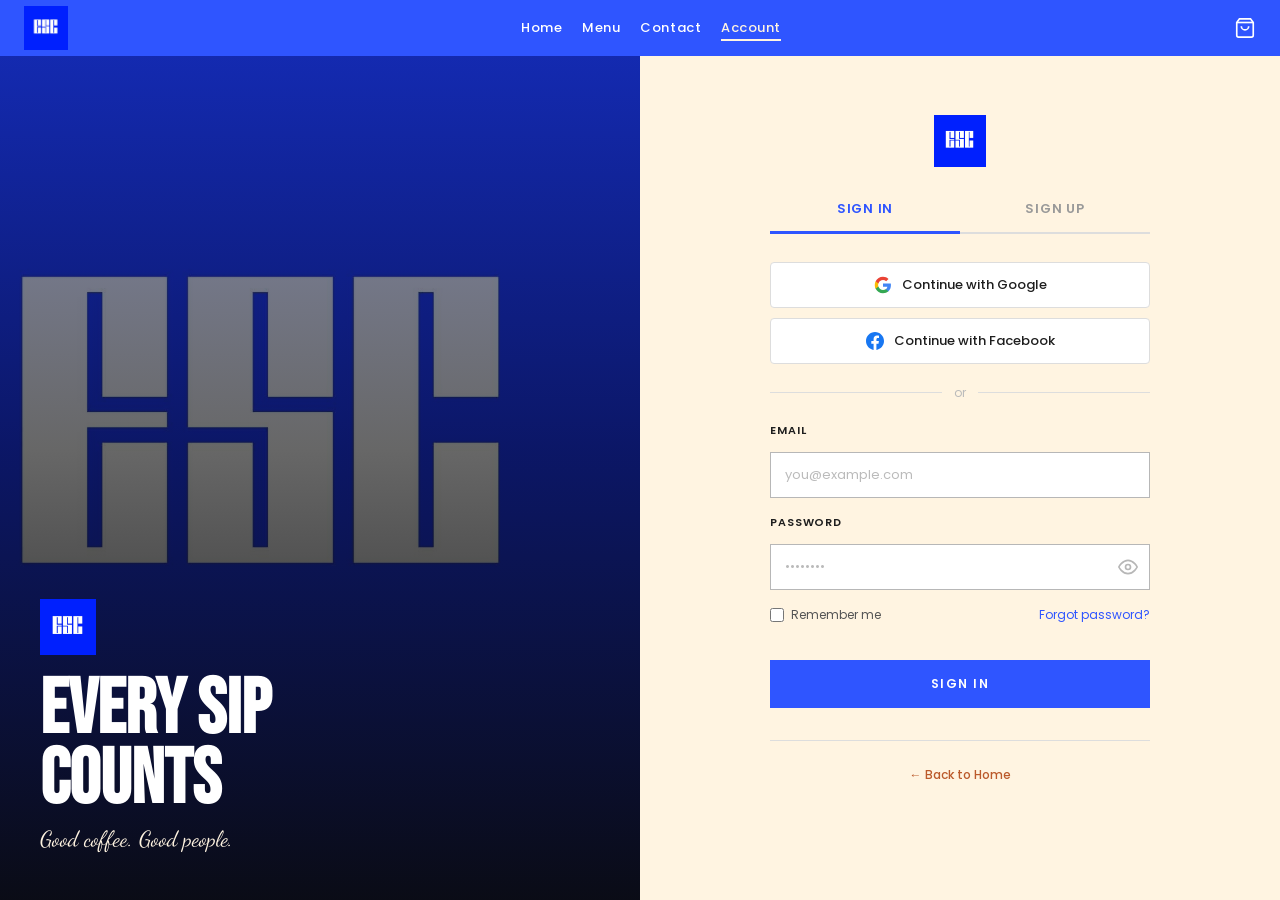
<file: public/account.html>
<!DOCTYPE html>
<html lang="en">

<head>
  <meta charset="UTF-8" />
  <meta name="viewport" content="width=device-width, initial-scale=1.0" />
  <title>ESC Cafe – Account</title>
  <link rel="icon" type="image/jpeg" href="images/logo.png" />
  <link
    href="https://fonts.googleapis.com/css2?family=Bebas+Neue&family=Poppins:wght@300;400;500;600&family=Dancing+Script:wght@500;700&display=swap"
    rel="stylesheet" />
  <link rel="stylesheet" href="style.css" />
  <style>
    .account-tabs {
      display: flex;
      border-bottom: 2px solid #ddd;
      margin-bottom: 28px;
    }

    .tab-btn {
      flex: 1;
      padding: 12px 0;
      background: none;
      border: none;
      font-family: var(--font-body);
      font-size: 13px;
      font-weight: 600;
      color: #999;
      cursor: pointer;
      letter-spacing: .06em;
      text-transform: uppercase;
      transition: color .2s;
      border-bottom: 3px solid transparent;
      margin-bottom: -2px;
    }

    .tab-btn.active {
      color: var(--blue);
      border-bottom-color: var(--blue);
    }

    .tab-btn:hover:not(.active) {
      color: var(--dark);
    }

    .social-btns {
      display: flex;
      flex-direction: column;
      gap: 10px;
      margin-bottom: 20px;
    }

    .btn-social {
      display: flex;
      align-items: center;
      justify-content: center;
      gap: 10px;
      padding: 12px 16px;
      border: 1.5px solid #ddd;
      background: #fff;
      font-family: var(--font-body);
      font-size: 13px;
      font-weight: 500;
      color: var(--dark);
      cursor: pointer;
      transition: background .2s, border-color .2s, box-shadow .2s;
      border-radius: 4px;
    }

    .btn-social svg {
      width: 18px;
      height: 18px;
      flex-shrink: 0;
    }

    .btn-social:hover {
      background: #f5f5f5;
      border-color: #bbb;
      box-shadow: 0 2px 8px rgba(0, 0, 0, .06);
    }

    .account-divider {
      display: flex;
      align-items: center;
      gap: 12px;
      margin: 20px 0;
      color: #bbb;
      font-size: 12px;
    }

    .account-divider::before,
    .account-divider::after {
      content: '';
      flex: 1;
      height: 1px;
      background: #ddd;
    }

    .btn-submit {
      width: 100%;
      background: var(--blue);
      color: var(--white);
      font-family: var(--font-body);
      font-size: 12px;
      font-weight: 600;
      letter-spacing: .12em;
      text-transform: uppercase;
      padding: 15px;
      border: none;
      cursor: pointer;
      transition: background .2s, transform .15s;
      margin-top: 8px;
      margin-bottom: 4px;
    }

    .btn-submit:hover {
      background: #1a3de0;
      transform: translateY(-2px);
    }

    .btn-submit:active {
      transform: translateY(0);
    }

    .form-status {
      min-height: 20px;
      font-size: 13px;
      font-weight: 500;
      text-align: center;
      margin-top: 8px;
      color: var(--rust);
    }

    .login-logo-sm {
      display: block;
      margin: 0 auto 20px;
    }

    .nav-cart-wrap {
      position: relative;
      display: inline-block;
    }

    .cart-badge {
      position: absolute;
      top: -6px;
      right: -8px;
      background: var(--rust);
      color: #fff;
      border-radius: 50%;
      width: 18px;
      height: 18px;
      font-size: 11px;
      font-weight: 700;
      display: flex;
      align-items: center;
      justify-content: center;
      display: none;
    }

    #registerForm .form-group {
      margin-bottom: 16px;
    }

    #loginForm .form-group {
      margin-bottom: 16px;
    }
  </style>
</head>

<body data-page="login">

  <nav class="navbar">
    <div class="logo" aria-label="ESC Logo">
      <img src="images/logo.png" alt="ESC Cafe Logo" />
    </div>
    <ul class="nav-links" id="navLinks">
      <li><a href="index.html">Home</a></li>
      <li><a href="menu.html">Menu</a></li>
      <li><a href="contact.html">Contact</a></li>
      <li><a href="account.html" class="active">Account</a></li>
    </ul>
    <a href="cart.html" class="nav-cart-wrap">
      <div class="nav-cart" aria-label="Cart">
        <svg viewBox="0 0 24 24" xmlns="http://www.w3.org/2000/svg">
          <path d="M6 2L3 6v14a2 2 0 002 2h14a2 2 0 002-2V6l-3-4z" />
          <line x1="3" y1="6" x2="21" y2="6" />
          <path d="M16 10a4 4 0 01-8 0" />
        </svg>
        <span class="cart-badge"></span>
      </div>
    </a>
  </nav>

  <div class="login-wrapper">

    <div class="login-left">
      <img class="login-bg" src="images/logo.png" alt="ESC Cafe" />
      <div class="login-left-overlay"></div>
      <div class="login-brand">
        <img class="login-logo" src="images/logo.png" alt="ESC Logo" />
        <h1 class="login-tagline-big">Every Sip<br>Counts</h1>
        <p class="login-script">Good coffee. Good people.</p>
      </div>
    </div>

    <div class="login-right">
      <div class="login-form-wrap">

        <img class="login-logo-sm" src="images/logo.png" alt="ESC Logo" width="52" height="52" />

        <div class="account-tabs">
          <button class="tab-btn active" id="loginTab" onclick="switchTab('login')">Sign In</button>
          <button class="tab-btn" id="registerTab" onclick="switchTab('register')">Sign Up</button>
        </div>

        <div class="social-btns">
          <button class="btn-social btn-google" onclick="loginWithGoogle()">
            <svg viewBox="0 0 24 24" xmlns="http://www.w3.org/2000/svg">
              <path
                d="M22.56 12.25c0-.78-.07-1.53-.2-2.25H12v4.26h5.92c-.26 1.37-1.04 2.53-2.21 3.31v2.77h3.57c2.08-1.92 3.28-4.74 3.28-8.09z"
                fill="#4285F4" />
              <path
                d="M12 23c2.97 0 5.46-.98 7.28-2.66l-3.57-2.77c-.98.66-2.23 1.06-3.71 1.06-2.86 0-5.29-1.93-6.16-4.53H2.18v2.84C3.99 20.53 7.7 23 12 23z"
                fill="#34A853" />
              <path
                d="M5.84 14.09c-.22-.66-.35-1.36-.35-2.09s.13-1.43.35-2.09V7.07H2.18C1.43 8.55 1 10.22 1 12s.43 3.45 1.18 4.93l3.66-2.84z"
                fill="#FBBC05" />
              <path
                d="M12 5.38c1.62 0 3.06.56 4.21 1.64l3.15-3.15C17.45 2.09 14.97 1 12 1 7.7 1 3.99 3.47 2.18 7.07l3.66 2.84c.87-2.6 3.3-4.53 6.16-4.53z"
                fill="#EA4335" />
            </svg>
            Continue with Google
          </button>
          <button class="btn-social btn-facebook" onclick="loginWithFacebook()">
            <svg viewBox="0 0 24 24" xmlns="http://www.w3.org/2000/svg" fill="#1877F2">
              <path
                d="M24 12.073c0-6.627-5.373-12-12-12s-12 5.373-12 12c0 5.99 4.388 10.954 10.125 11.854v-8.385H7.078v-3.47h3.047V9.43c0-3.007 1.792-4.669 4.533-4.669 1.312 0 2.686.235 2.686.235v2.953H15.83c-1.491 0-1.956.925-1.956 1.874v2.25h3.328l-.532 3.47h-2.796v8.385C19.612 23.027 24 18.062 24 12.073z" />
            </svg>
            Continue with Facebook
          </button>
        </div>

        <div class="account-divider"><span>or</span></div>

        <div id="loginForm">
          <div class="form-group">
            <label for="loginEmail">Email</label>
            <input type="email" id="loginEmail" placeholder="you@example.com" />
          </div>
          <div class="form-group">
            <label for="loginPassword">Password</label>
            <div class="password-wrap">
              <input type="password" id="loginPassword" placeholder="••••••••" />
              <button type="button" class="toggle-pw" onclick="togglePw('loginPassword')" aria-label="Show password">
                <svg viewBox="0 0 24 24" fill="none" stroke="currentColor" stroke-width="2">
                  <path d="M1 12s4-8 11-8 11 8 11 8-4 8-11 8-11-8-11-8z" />
                  <circle cx="12" cy="12" r="3" />
                </svg>
              </button>
            </div>
          </div>
          <div class="form-options">
            <label class="remember-me">
              <input type="checkbox" /> Remember me
            </label>
            <a href="#" class="forgot-link">Forgot password?</a>
          </div>
          <button class="btn-submit" onclick="handleLogin()">Sign In</button>
          <div class="form-status" id="loginStatus"></div>
        </div>

        <div id="registerForm" style="display:none">
          <div class="form-group">
            <label for="regName">Full Name</label>
            <input type="text" id="regName" placeholder="Juan dela Cruz" />
          </div>
          <div class="form-group">
            <label for="regEmail">Email</label>
            <input type="email" id="regEmail" placeholder="you@example.com" />
          </div>
          <div class="form-group">
            <label for="regPassword">Password</label>
            <div class="password-wrap">
              <input type="password" id="regPassword" placeholder="••••••••" />
              <button type="button" class="toggle-pw" onclick="togglePw('regPassword')" aria-label="Show password">
                <svg viewBox="0 0 24 24" fill="none" stroke="currentColor" stroke-width="2">
                  <path d="M1 12s4-8 11-8 11 8 11 8-4 8-11 8-11-8-11-8z" />
                  <circle cx="12" cy="12" r="3" />
                </svg>
              </button>
            </div>
          </div>
          <button class="btn-submit" onclick="handleRegister()">Create Account</button>
          <div class="form-status" id="registerStatus"></div>
        </div>

        <div class="back-home">
          <a href="index.html">← Back to Home</a>
        </div>

      </div>
    </div>
  </div>

  <script src="index.js"></script>
</body>

</html>
</file>
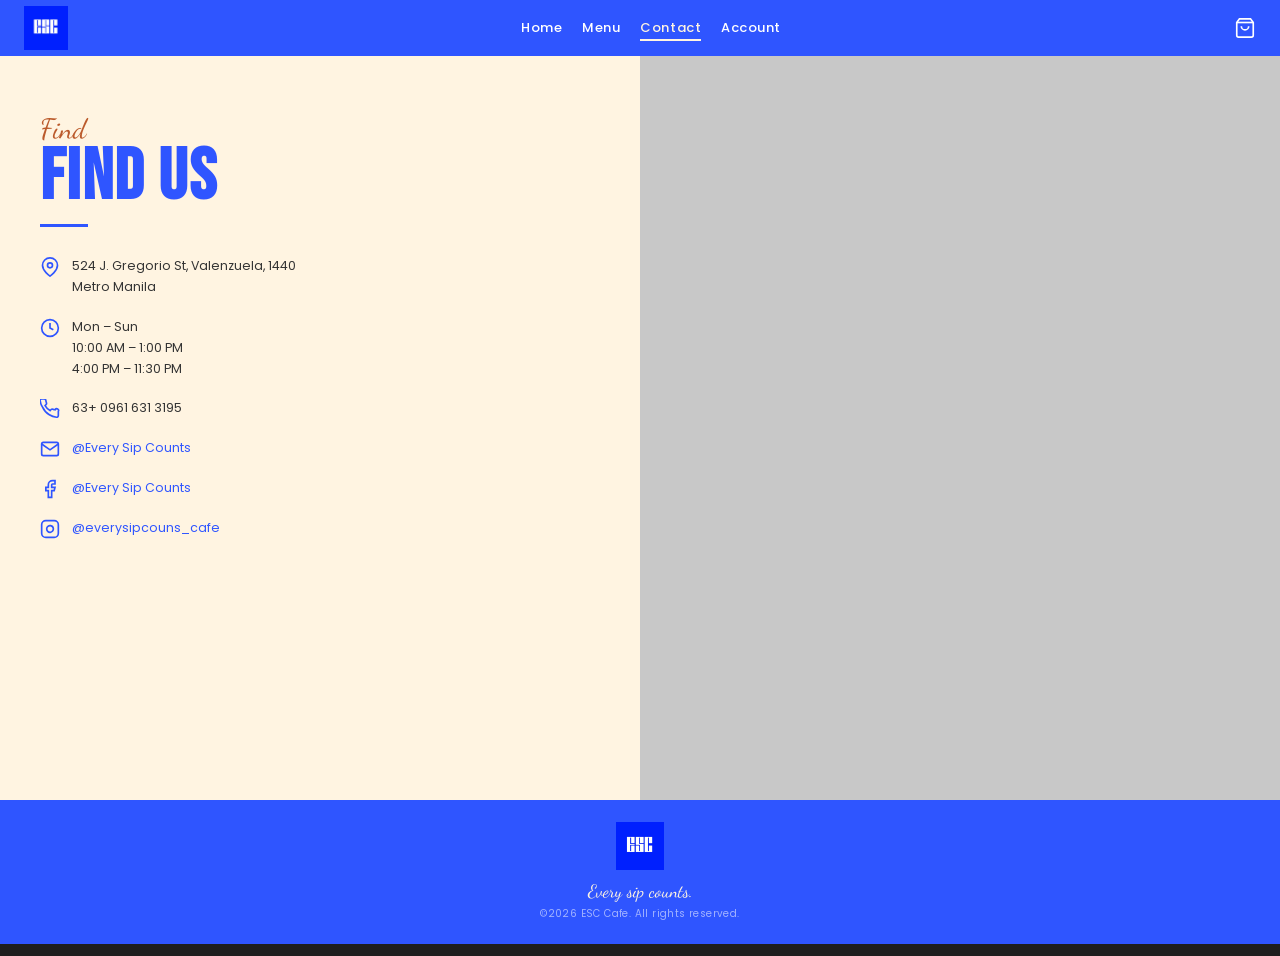
<file: public/contact.html>
<!DOCTYPE html>
<html lang="en">

<head>
  <meta charset="UTF-8" />
  <meta name="viewport" content="width=device-width, initial-scale=1.0" />
  <title>ESC Cafe – Contact</title>
  <link rel="icon" type="image/jpeg" href="../images/logo.png" />
  <link rel="stylesheet" href="style.css">
  <link
    href="https://fonts.googleapis.com/css2?family=Bebas+Neue&family=Poppins:wght@300;400;500;600&family=Dancing+Script:wght@500;700&display=swap"
    rel="stylesheet" />

</head>

<body>

  <!-- NAVBAR -->
  <nav class="navbar">
    <div class="logo" aria-label="ESC Logo">
      <img
        src="[data-uri]"
        alt="ESC Cafe Logo" />
    </div>
    <ul class="nav-links" id="navLinks">
      <li><a href="index.html">Home</a></li>
      <li><a href="menu.html">Menu</a></li>
      <li><a href="contact.html" class="active">Contact</a></li>
      <li><a href="account.html">Account</a></li>
    </ul>
    <a href="cart.html">
      <div class="nav-cart" aria-label="Cart">
        <svg viewBox="0 0 24 24" xmlns="http://www.w3.org/2000/svg">
          <path d="M6 2L3 6v14a2 2 0 002 2h14a2 2 0 002-2V6l-3-4z" />
          <line x1="3" y1="6" x2="21" y2="6" />
          <path d="M16 10a4 4 0 01-8 0" />
        </svg>
      </div>
    </a>
  </nav>

  <!-- CONTACT SECTION -->
  <section class="contact-section">

    <!-- Left: info -->
    <div class="contact-info">
      <p class="find-script">Find</p>
      <h1 class="find-title">FIND US</h1>
      <div class="find-underline"></div>

      <ul class="contact-list">

        <li class="contact-item">
          <span class="contact-icon">
            <svg viewBox="0 0 24 24" fill="none" stroke="currentColor" stroke-width="2"
              xmlns="http://www.w3.org/2000/svg">
              <path d="M21 10c0 7-9 13-9 13S3 17 3 10a9 9 0 0118 0z" />
              <circle cx="12" cy="10" r="3" />
            </svg>
          </span>
          <span class="contact-text">
            524 J. Gregorio St, Valenzuela, 1440<br>Metro Manila
          </span>
        </li>

        <li class="contact-item">
          <span class="contact-icon">
            <svg viewBox="0 0 24 24" fill="none" stroke="currentColor" stroke-width="2"
              xmlns="http://www.w3.org/2000/svg">
              <circle cx="12" cy="12" r="10" />
              <polyline points="12 6 12 12 16 14" />
            </svg>
          </span>
          <span class="contact-text">
            Mon – Sun<br>
            10:00 AM – 1:00 PM<br>
            4:00 PM – 11:30 PM
          </span>
        </li>

        <li class="contact-item">
          <span class="contact-icon">
            <svg viewBox="0 0 24 24" fill="none" stroke="currentColor" stroke-width="2"
              xmlns="http://www.w3.org/2000/svg">
              <path
                d="M22 16.92v3a2 2 0 01-2.18 2 19.79 19.79 0 01-8.63-3.07A19.5 19.5 0 013.07 9.8 19.79 19.79 0 01.01 1.18 2 2 0 012 0h3a2 2 0 012 1.72c.127.96.361 1.903.7 2.81a2 2 0 01-.45 2.11L6.09 7.91a16 16 0 006 6l1.27-1.27a2 2 0 012.11-.45c.907.339 1.85.573 2.81.7A2 2 0 0122 14.92z" />
            </svg>
          </span>
          <span class="contact-text">63+ 0961 631 3195</span>
        </li>

        <li class="contact-item">
          <span class="contact-icon">
            <svg viewBox="0 0 24 24" fill="none" stroke="currentColor" stroke-width="2"
              xmlns="http://www.w3.org/2000/svg">
              <path d="M4 4h16c1.1 0 2 .9 2 2v12c0 1.1-.9 2-2 2H4c-1.1 0-2-.9-2-2V6c0-1.1.9-2 2-2z" />
              <polyline points="22,6 12,13 2,6" />
            </svg>
          </span>
          <a href="mailto:Email@placeholder.com" class="contact-link">@Every Sip Counts</a>
        </li>

        <li class="contact-item">
          <span class="contact-icon">
            <svg viewBox="0 0 24 24" fill="currentColor" xmlns="http://www.w3.org/2000/svg">
              <path d="M18 2h-3a5 5 0 00-5 5v3H7v4h3v8h4v-8h3l1-4h-4V7a1 1 0 011-1h3z" fill="none" stroke="currentColor"
                stroke-width="2" />
            </svg>
          </span>
          <a href="https://www.facebook.com/share/18mkHamtGx/" target="_blank" rel="noopener noreferrer" class="contact-link">@Every Sip Counts</a>
        </li>

        <li class="contact-item">
          <span class="contact-icon">
            <svg viewBox="0 0 24 24" fill="none" stroke="currentColor" stroke-width="2"
              xmlns="http://www.w3.org/2000/svg">
              <rect x="2" y="2" width="20" height="20" rx="5" ry="5" />
              <path d="M16 11.37A4 4 0 1112.63 8 4 4 0 0116 11.37z" />
              <line x1="17.5" y1="6.5" x2="17.51" y2="6.5" />
            </svg>
          </span>
          <a href="https://www.instagram.com/everysipcounts_cafe?igsh=ZXV6MmR4MXNpZzlk" target="_blank" rel="noopener noreferrer" class="contact-link">@everysipcouns_cafe</a>
        </li>

      </ul>
    </div>

    <!-- Right: Map -->
    <div class="contact-map">
      <iframe title="ESC Cafe Location"
        src="https://www.google.com/maps/embed?pb=!1m18!1m12!1m3!1d3859.123!2d120.9643!3d14.7008!2m3!1f0!2f0!3f0!3m2!1i1024!2i768!4f13.1!3m3!1m2!1s0x3397b1234abcd%3A0x0!2s524+J.+Gregorio+St%2C+Valenzuela%2C+Metro+Manila!5e0!3m2!1sen!2sph!4v1234567890"
        width="100%" height="100%" style="border:0;" allowfullscreen="" loading="lazy"
        referrerpolicy="no-referrer-when-downgrade">
      </iframe>
    </div>

  </section>

  <!-- FOOTER -->
  <footer>
    <div class="footer-logo">
      <img
        src="[data-uri]"
        alt="ESC Cafe Logo" />
    </div>
    <p class="footer-tagline">Every sip counts.</p>
    <p class="footer-copy">©2026 ESC Cafe. All rights reserved.</p>
  </footer>

  <script src="index.js"></script>
</body>

</html>
</file>
<file: public/style.css>
/* Kenjay Dorio */
:root {
  --blue:         #2F55FF;
  --cream:        #FFF4E1;
  --gray:         #B7B7B7;
  --rust:         #BB5A2B;
  --dark:         #1E1E1E;
  --white:        #ffffff;
  --font-display: 'Bebas Neue', sans-serif;
  --font-body:    'Poppins', sans-serif;
  --font-script:  'Dancing Script', cursive;
}

/* ── RESET ───────────────────────────────────────────── */
*, *::before, *::after { box-sizing: border-box; margin: 0; padding: 0; }
html       { scroll-behavior: smooth; }
html, body { height: 100%; }
body {
  font-family: var(--font-body);
  background: var(--dark);
  color: var(--white);
  overflow-x: hidden;
}
img { display: block; max-width: 100%; }
a   { text-decoration: none; color: inherit; }


/* ================================================
   SHARED COMPONENTS
   ================================================ */

/* ── NAVBAR ──────────────────────────────────────────── */
.navbar {
  position: fixed;
  top: 0; left: 0; right: 0;
  z-index: 100;
  background: var(--blue);
  display: flex;
  align-items: center;
  justify-content: space-between;
  padding: 0 24px;
  height: 56px;
}

.logo {
  display: flex;
  align-items: center;
  justify-content: center;
  width: 44px;
  height: 44px;
  flex-shrink: 0;
}
.logo img {
  width: 100%;
  height: 100%;
  object-fit: contain;
}

.nav-links {
  display: flex;
  gap: 20px;
  list-style: none;
  font-size: 13px;
  font-weight: 500;
  letter-spacing: .04em;
}
.nav-links a:hover  { color: var(--cream); }
.nav-links a.active {
  color: var(--cream);
  border-bottom: 2px solid var(--cream);
  padding-bottom: 2px;
}

.nav-cart {
  width: 22px;
  height: 22px;
  cursor: pointer;
}
.nav-cart svg {
  width: 100%;
  height: 100%;
  fill: none;
  stroke: var(--white);
  stroke-width: 1.8;
}

/* ── FOOTER ──────────────────────────────────────────── */
footer {
  background: var(--blue);
  padding: 22px 24px;
  text-align: center;
}

.footer-logo {
  width: 48px;
  height: 48px;
  margin: 0 auto 10px;
}
.footer-logo img {
  width: 100%;
  height: 100%;
  object-fit: contain;
}

.footer-tagline {
  font-family: var(--font-script);
  font-size: 18px;
  color: var(--cream);
  margin-bottom: 4px;
}

.footer-copy {
  font-size: 10px;
  color: rgba(255,255,255,.55);
  letter-spacing: .04em;
}

/* ── DIVIDER ─────────────────────────────────────────── */
.divider {
  width: 100%;
  height: 4px;
  background: var(--rust);
}

/* ── ANIMATIONS ──────────────────────────────────────── */
@keyframes fadeUp {
  from { opacity: 0; transform: translateY(28px); }
  to   { opacity: 1; transform: translateY(0); }
}


/* ================================================
   HOME PAGE (esc-cafe.html)
   ================================================ */

/* ── HERO ────────────────────────────────────────────── */
.hero {
  margin-top: 56px;
  position: relative;
  min-height: 520px;
  overflow: hidden;
  display: flex;
  align-items: flex-end;
}

.hero-img {
  position: absolute;
  inset: 0;
  width: 100%;
  height: 100%;
  object-fit: cover;
  object-position: 70% center;
  opacity: .75;
}

.hero::after {
  content: '';
  position: absolute;
  inset: 0;
  background: linear-gradient(
    to top,
    rgba(10,10,10,.88) 0%,
    rgba(10,10,10,.30) 55%,
    rgba(10,10,10,.05) 100%
  );
  pointer-events: none;
}

.hero-content {
  position: relative;
  z-index: 2;
  padding: 0 24px 52px;
  width: 100%;
}

.hero-title {
  font-family: var(--font-display);
  font-size: clamp(58px, 15vw, 92px);
  line-height: .93;
  letter-spacing: .01em;
  color: var(--white);
  text-transform: uppercase;
  animation: fadeUp .7s ease both;
}

.hero-tagline {
  font-family: var(--font-script);
  font-size: 22px;
  color: var(--cream);
  margin-top: 8px;
  margin-bottom: 14px;
  animation: fadeUp .7s .15s ease both;
}

.hero-desc {
  font-size: 12px;
  font-weight: 300;
  color: var(--gray);
  line-height: 1.65;
  max-width: 270px;
  margin-bottom: 26px;
  animation: fadeUp .7s .25s ease both;
}

.btn-primary {
  display: inline-block;
  background: var(--blue);
  color: var(--white);
  font-family: var(--font-body);
  font-size: 11px;
  font-weight: 600;
  letter-spacing: .12em;
  text-transform: uppercase;
  padding: 13px 30px;
  cursor: pointer;
  border: none;
  transition: background .2s, transform .15s;
  animation: fadeUp .7s .35s ease both;
}
.btn-primary:hover {
  background: #1a3de0;
  transform: translateY(-2px);
}

/* ── FEATURES STRIP ──────────────────────────────────── */
.features {
  background: var(--gray);
  padding: 28px 16px;
  display: grid;
  grid-template-columns: repeat(3, 1fr);
  gap: 12px;
  align-items: start;
}

.feature {
  text-align: center;
  color: var(--dark);
}

.feature-icon {
  width: 36px;
  height: 36px;
  margin: 0 auto 8px;
}
.feature-icon svg {
  width: 100%;
  height: 100%;
  stroke: var(--dark);
  fill: none;
  stroke-width: 1.6;
}

.feature-name {
  font-family: var(--font-display);
  font-size: 12px;
  letter-spacing: .05em;
  margin-bottom: 4px;
  text-transform: uppercase;
}

.feature-desc {
  font-size: 10px;
  font-weight: 300;
  line-height: 1.5;
  color: #333;
}

/* ── ABOUT ───────────────────────────────────────────── */
.about {
  background: var(--cream);
  padding: 40px 20px;
}

.about-text {
  margin-bottom: 28px;
}

.about-label {
  font-family: var(--font-display);
  font-size: clamp(36px, 9vw, 56px);
  color: var(--blue);
  letter-spacing: .02em;
  line-height: 1;
  margin-bottom: 14px;
}

.about-body {
  font-size: 12px;
  font-weight: 400;
  color: black;
  line-height: 1.8;
}

.about-photos {
  display: grid;
  grid-template-columns: 1fr 1fr;
  gap: 10px;
}

.about-photo-wrap {
  aspect-ratio: 3 / 4;
  overflow: hidden;
  position: relative;
}

.about-photo-wrap img {
  width: 100%;
  height: 100%;
  object-fit: cover;
  object-position: center;
  display: block;
  transition: transform .5s ease;
}

.about-photo-wrap:hover img {
  transform: scale(1.05);
}
.about-video { margin-top: 32px; width: 100%; }

.video-placeholder {
  width: 100%;
  max-width: 480px;         
  margin: 0 auto;           
  aspect-ratio: 9 / 16;    
  background: #ddd;
  border: 2px dashed #bbb;
  border-radius: 8px;
  overflow: hidden;          
  position: relative;
}

.video-placeholder iframe {
  position: absolute;
  inset: 0;
  width: 100%;
  height: 100%;
  border: 0;
}

/* ================================================
   CONTACT PAGE (contact.html)
   ================================================ */

.contact-section {
  margin-top: 56px;
  background: var(--cream);
  display: grid;
  grid-template-columns: 1fr;
  min-height: calc(100vh - 56px - 100px);
}

.contact-info {
  padding: 40px 24px 32px;
}

.find-script {
  font-family: var(--font-script);
  font-size: 28px;
  color: var(--rust);
  margin-bottom: -4px;
}

.find-title {
  font-family: var(--font-display);
  font-size: clamp(44px, 12vw, 72px);
  color: var(--blue);
  letter-spacing: .02em;
  line-height: 1;
  text-transform: uppercase;
}

.find-underline {
  width: 48px;
  height: 3px;
  background: var(--blue);
  margin: 10px 0 28px;
}

.contact-list {
  list-style: none;
  display: flex;
  flex-direction: column;
  gap: 18px;
}

.contact-item {
  display: flex;
  align-items: flex-start;
  gap: 12px;
}

.contact-icon {
  flex-shrink: 0;
  width: 20px;
  height: 20px;
  margin-top: 2px;
  color: var(--blue);
}
.contact-icon svg {
  width: 100%;
  height: 100%;
}

.contact-text {
  font-family: var(--font-body);
  font-size: 12.5px;
  font-weight: 400;
  color: #333;
  line-height: 1.7;
}

.contact-link {
  font-family: var(--font-body);
  font-size: 12.5px;
  font-weight: 400;
  color: var(--blue);
  text-decoration: none;
  line-height: 1.7;
  transition: opacity .2s;
}
.contact-link:hover {
  opacity: .7;
  text-decoration: underline;
}

.contact-map {
  width: 100%;
  min-height: 320px;
  background: #c8c8c8;
  position: relative;
  overflow: hidden;
}

.contact-map iframe {
  position: absolute;
  inset: 0;
  width: 100%;
  height: 100%;
  border: 0;
}


/* ================================================
   LOGIN PAGE (index.html)
   ================================================ */

.login-wrapper {
  display: grid;
  grid-template-columns: 1fr;
  min-height: 100vh;
}

/* Left branding panel — hidden on mobile */
.login-left {
  display: none;
  position: relative;
  overflow: hidden;
}

.login-bg {
  position: absolute;
  inset: 0;
  width: 100%;
  height: 100%;
  object-fit: cover;
  object-position: 70% center;
  opacity: .6;
}

.login-left-overlay {
  position: absolute;
  inset: 0;
  background: linear-gradient(
    to top,
    rgba(10,10,10,.92) 0%,
    rgba(10,10,10,.40) 50%,
    rgba(47,85,255,.25) 100%
  );
}

.login-brand {
  position: relative;
  z-index: 2;
  display: flex;
  flex-direction: column;
  justify-content: flex-end;
  height: 100%;
  padding: 48px 40px;
}

.login-logo {
  width: 56px;
  height: 56px;
  object-fit: contain;
  margin-bottom: 20px;
}

.login-tagline-big {
  font-family: var(--font-display);
  font-size: clamp(52px, 6vw, 80px);
  line-height: .92;
  color: var(--white);
  text-transform: uppercase;
  margin-bottom: 10px;
}

.login-script {
  font-family: var(--font-script);
  font-size: 22px;
  color: var(--cream);
}

/* Right form panel */
.login-right {
  background: var(--cream);
  display: flex;
  align-items: center;
  justify-content: center;
  padding: 40px 24px;
  min-height: 100vh;
}

.login-form-wrap {
  width: 100%;
  max-width: 400px;
}

.login-logo-sm {
  width: 52px;
  height: 52px;
  object-fit: contain;
  margin: 0 auto 16px;
}

.login-header {
  text-align: center;
  margin-bottom: 32px;
}

.login-title {
  font-family: var(--font-display);
  font-size: 36px;
  letter-spacing: .04em;
  color: var(--blue);
  margin-bottom: 4px;
}

.login-sub {
  font-size: 12.5px;
  font-weight: 300;
  color: #666;
}

.form-group {
  margin-bottom: 20px;
}

.form-group label {
  display: block;
  font-size: 11.5px;
  font-weight: 600;
  letter-spacing: .06em;
  text-transform: uppercase;
  color: var(--dark);
  margin-bottom: 7px;
}

.form-group input {
  width: 100%;
  padding: 13px 16px;
  border: 1.5px solid var(--gray);
  background: var(--white);
  font-family: var(--font-body);
  font-size: 13px;
  color: var(--dark);
  outline: none;
  transition: border-color .2s;
}

.form-group input:focus      { border-color: var(--blue); }
.form-group input::placeholder { color: #bbb; }

.password-wrap       { position: relative; }
.password-wrap input { padding-right: 44px; }

.toggle-pw {
  position: absolute;
  right: 12px;
  top: 50%;
  transform: translateY(-50%);
  background: none;
  border: none;
  cursor: pointer;
  color: var(--gray);
  width: 20px;
  height: 20px;
  padding: 0;
  display: flex;
  align-items: center;
  justify-content: center;
  transition: color .2s;
}
.toggle-pw:hover   { color: var(--blue); }
.toggle-pw svg     { width: 100%; height: 100%; }

.form-options {
  display: flex;
  align-items: center;
  justify-content: space-between;
  margin-bottom: 28px;
}

.remember-me {
  display: flex;
  align-items: center;
  gap: 7px;
  font-size: 12px;
  color: #555;
  cursor: pointer;
}

.remember-me input[type="checkbox"] {
  width: 14px;
  height: 14px;
  accent-color: var(--blue);
  cursor: pointer;
}

.forgot-link {
  font-size: 12px;
  color: var(--blue);
  transition: opacity .2s;
}
.forgot-link:hover { opacity: .7; text-decoration: underline; }

.btn-login {
  width: 100%;
  background: var(--blue);
  color: var(--white);
  font-family: var(--font-body);
  font-size: 12px;
  font-weight: 600;
  letter-spacing: .12em;
  text-transform: uppercase;
  padding: 15px;
  border: none;
  cursor: pointer;
  transition: background .2s, transform .15s;
  margin-bottom: 20px;
}
.btn-login:hover  { background: #1a3de0; transform: translateY(-2px); }
.btn-login:active { transform: translateY(0); }

.btn-guest {
  display: block;
  width: 100%;
  text-align: center;
  background: transparent;
  color: var(--dark);
  font-family: var(--font-body);
  font-size: 12px;
  font-weight: 500;
  letter-spacing: .10em;
  text-transform: uppercase;
  padding: 13px;
  border: 1.5px solid var(--gray);
  cursor: pointer;
  margin-bottom: 20px;
  transition: border-color .2s, color .2s;
}
.btn-guest:hover { border-color: var(--dark); color: var(--dark); }

.signup-prompt {
  text-align: center;
  font-size: 12px;
  color: #666;
  margin-bottom: 24px;
}

.signup-link {
  color: var(--blue);
  font-weight: 600;
  transition: opacity .2s;
}
.signup-link:hover { opacity: .7; text-decoration: underline; }

.back-home {
  text-align: center;
  border-top: 1px solid #ddd;
  padding-top: 20px;
}

.back-home a {
  font-size: 12px;
  color: var(--rust);
  font-weight: 500;
  transition: opacity .2s;
}
.back-home a:hover { opacity: .7; }


/* ================================================
   MEDIA QUERIES
   ================================================ */

/* ── Small phones (max 360px) ── */
@media (max-width: 360px) {
  .navbar          { padding: 0 16px; }
  .nav-links       { gap: 12px; font-size: 11px; }
  .hero-content    { padding: 0 16px 36px; }
  .features        { padding: 20px 10px; gap: 8px; }
  .feature-name    { font-size: 10px; }
  .about           { padding: 28px 16px; }
  .contact-info    { padding: 28px 16px 24px; }
  .login-right     { padding: 32px 18px; }
  .login-title     { font-size: 28px; }
  .login-logo-sm   { width: 44px; height: 44px; }
}

/* ── Phones (361px – 639px) ── */
@media (min-width: 361px) and (max-width: 639px) {
  .login-right { padding: 40px 28px; }
}

/* ── Tablets (640px – 1023px) ── */
@media (min-width: 640px) {
  /* Home */
  .about         { padding: 56px 40px; }
  .about-photos  { gap: 16px; }

  /* Contact */
  .contact-section {
    grid-template-columns: 1fr 1fr;
    align-items: stretch;
  }
  .contact-info  { padding: 56px 40px; }
  .contact-map   { min-height: 480px; }

  /* Login */
  .login-right       { padding: 56px 48px; }
  .login-form-wrap   { max-width: 440px; }
  .login-title       { font-size: 42px; }
}

/* ── Desktop (1024px+) ── */
@media (min-width: 1024px) {
  /* Home hero taller */
  .hero          { min-height: 680px; }
  .hero-content  { padding: 0 60px 72px; }

  /* About side by side */
  .about {
    display: grid;
    grid-template-columns: 1fr 1fr;
    gap: 48px;
    align-items: center;
    padding: 72px 60px;
  }
  .about-text    { margin-bottom: 0; }
  .about-photos  { gap: 16px; }
  .about-video   { grid-column: 1 / -1; }

  /* Login split panel */
  .login-wrapper {
    grid-template-columns: 1fr 1fr;
    height: 100vh;
    overflow: hidden;
  }
  .login-left      { display: block; }
  .login-logo-sm   { display: none; }
  .login-header    { text-align: left; }
  .login-right {
    min-height: unset;
    height: 100vh;
    overflow-y: auto;
    padding: 60px 56px;
  }
  .login-form-wrap { max-width: 380px; }
}

/* ── Large desktop (1440px+) ── */
@media (min-width: 1440px) {
  .hero-content       { padding: 0 80px 88px; }
  .about              { padding: 88px 80px; }
  .login-tagline-big  { font-size: 88px; }
  .login-form-wrap    { max-width: 420px; }
  .contact-info       { padding: 72px 56px; }
}

/* ================================================
   menu.css
   ================================================ */

/* ── MENU SECTION ── */
.menu-section {
  margin-top: 56px;
  background: var(--cream);
  min-height: calc(100vh - 56px - 100px);
  display: grid;
  grid-template-columns: 1fr;
  padding: 40px 24px;
  gap: 40px;
}

/* ── LEFT: INTRO TEXT ────────────────────────────────── */
.menu-intro {
  display: flex;
  flex-direction: column;
  justify-content: center;
}

.menu-heading {
  margin-bottom: 20px;
}

.menu-script {
  font-family: var(--font-script);
  font-size: 32px;
  color: var(--rust);
  margin-bottom: -6px;
}

.menu-title {
  font-family: var(--font-display);
  font-size: clamp(52px, 14vw, 88px);
  color: var(--blue);
  letter-spacing: .02em;
  line-height: 1;
  text-transform: uppercase;
}

.menu-underline {
  width: 48px;
  height: 3px;
  background: var(--blue);
  margin-top: 10px;
}

.menu-desc {
  font-family: var(--font-body);
  font-size: 14px;
  font-weight: 400;
  color: black;
  line-height: 1.75;
  margin-bottom: 32px;
}

.btn-menu {
  display: inline-block;
  background: var(--blue);
  color: var(--white);
  font-family: var(--font-body);
  font-size: 11px;
  font-weight: 600;
  letter-spacing: .12em;
  text-transform: uppercase;
  padding: 14px 32px;
  border: none;
  cursor: pointer;
  transition: background .2s, transform .15s;
  align-self: flex-start;
}
.btn-menu:hover {
  background: #1a3de0;
  transform: translateY(-2px);
}

/* ── RIGHT: SIGNATURE CARDS ──────────────────────────── */
.menu-cards-wrap {
  display: flex;
  flex-direction: column;
  gap: 16px;
}

.menu-cards-header {
  display: flex;
  align-items: center;
  justify-content: space-between;
}

.menu-cards-label {
  font-family: var(--font-script);
  font-size: 24px;
  color: var(--rust);
}

.menu-arrow {
  width: 36px;
  height: 36px;
  color: var(--dark);
  transition: color .2s, transform .2s;
}
.menu-arrow svg {
  width: 100%;
  height: 100%;
}
.menu-arrow:hover {
  color: var(--blue);
  transform: translateX(3px);
}

/* Cards grid — 3 portrait cards */
.menu-cards {
  display: grid;
  grid-template-columns: repeat(3, 1fr);
  gap: 12px;
}

.menu-card {
  display: flex;
  flex-direction: column;
  overflow: hidden;
  background: var(--gray);
  position: relative;
}

/* Photo placeholder */
.menu-card img {
  width: 100%;
  aspect-ratio: 3 / 4;
  object-fit: cover;
  object-position: center;
  display: block;
  background: #c8c8c8;
  transition: transform .4s ease;
}

/* Show gray box when image is broken/missing */
.menu-card img[src$=".jpg"],
.menu-card img {
  min-height: 140px;
}

.menu-card:hover img {
  transform: scale(1.05);
}

.menu-card-info {
  background: var(--white);
  padding: 8px 10px;
  border-top: 2px solid var(--blue);
}

.menu-card-name {
  font-family: var(--font-body);
  font-size: 11px;
  font-weight: 600;
  color: var(--dark);
  text-transform: uppercase;
  letter-spacing: .04em;
  margin-bottom: 2px;
  white-space: nowrap;
  overflow: hidden;
  text-overflow: ellipsis;
}

.menu-card-price {
  font-family: var(--font-display);
  font-size: 14px;
  color: var(--blue);
  letter-spacing: .04em;
}

/* ── PLACEHOLDER OVERLAY (shown when no real image) ── */
.menu-card img[src^="YOUR"] {
  opacity: 0;
}

.menu-card {
  position: relative;
}

.menu-card img[src^="YOUR"] ~ .menu-card-placeholder,
.menu-card-placeholder {
  display: none;
}

/* Gray placeholder box behind broken images */
.menu-card::before {
  content: '';
  position: absolute;
  top: 0; left: 0; right: 0;
  aspect-ratio: 3 / 4;
  background: #c8c8c8;
  z-index: 0;
}

.menu-card img {
  position: relative;
  z-index: 1;
}

.menu-card-info {
  position: relative;
  z-index: 1;
}


/* ================================================
   MEDIA QUERIES
   ================================================ */

/* ── Small phones (max 360px) ── */
@media (max-width: 360px) {
  .menu-section      { padding: 28px 16px; gap: 28px; }
  .menu-script       { font-size: 26px; }
  .menu-desc         { font-size: 12px; }
  .menu-cards        { grid-template-columns: 1fr; gap: 16px; }
  .menu-card-name    { font-size: 16px; }
  .menu-card-price   { font-size: 18px; }
  .btn-menu          { padding: 12px 24px; font-size: 10px; }
}

/* ── Phones (361px – 639px) ── */
@media (min-width: 361px) and (max-width: 639px) {
  .menu-section   { padding: 36px 20px; }
  .menu-cards     { grid-template-columns: 1fr; gap: 20px; }
  .menu-card-name    { font-size: 16px; }
  .menu-card-price   { font-size: 18px; }
}

/* ── Tablets (640px – 1023px) ── */
@media (min-width: 640px) {
  .menu-section {
    grid-template-columns: 1fr 1fr;
    align-items: center;
    padding: 56px 40px;
    gap: 48px;
  }

  .menu-cards-wrap {
    gap: 20px;
  }

  .menu-cards {
    gap: 14px;
  }

  .menu-card-name  { font-size: 12px; }
  .menu-card-price { font-size: 15px; }
}

/* ── Desktop (1024px+) ── */
@media (min-width: 1024px) {
  .menu-section {
    padding: 72px 60px;
    gap: 64px;
    min-height: calc(100vh - 56px - 100px);
  }

  .menu-script       { font-size: 38px; }
  .menu-desc         { font-size: 15px; }
  .menu-cards        { gap: 16px; }
  .menu-card-info    { padding: 10px 14px; }
  .menu-card-name    { font-size: 13px; }
  .menu-card-price   { font-size: 16px; }
  .btn-menu          { padding: 15px 40px; font-size: 12px; }
}

/* ── Large desktop (1440px+) ── */
@media (min-width: 1440px) {
  .menu-section   { padding: 88px 80px; gap: 80px; }
  .menu-cards     { gap: 20px; }
}

/* ================================================
   ESC CAFE — MAIN MENU PAGE
   main-menu.css
   ================================================ */

/* ── MAIN MENU SECTION ───────────────────────────────── */
.main-menu-section {
  margin-top: 56px;
  background: var(--cream);
  padding: 40px 20px 56px;
  display: flex;
  flex-direction: column;
  gap: 36px;
}

/* ── HEADING ─────────────────────────────────────────── */
.main-menu-heading {
  margin-bottom: -8px;
}

.main-menu-script {
  font-family: var(--font-script);
  font-size: 32px;
  color: var(--rust);
  margin-bottom: -6px;
}

.main-menu-title {
  font-family: var(--font-display);
  font-size: clamp(52px, 14vw, 88px);
  color: var(--blue);
  letter-spacing: .02em;
  line-height: 1;
  text-transform: uppercase;
}

.main-menu-underline {
  width: 48px;
  height: 3px;
  background: var(--blue);
  margin-top: 8px;
}

/* ── GROUP LABEL ─────────────────────────────────────── */
.mm-group-label {
  font-family: var(--font-script);
  font-size: 22px;
  color: var(--rust);
  margin-bottom: 12px;
}

/* ── CARDS GRID ──────────────────────────────────────── */
.mm-cards {
  display: grid;
  gap: 12px;
  grid-template-columns: repeat(auto-fill, minmax(140px, 1fr));
}

.mm-cards--4 { grid-template-columns: repeat(4, 1fr); }
.mm-cards--3 { grid-template-columns: repeat(3, 1fr); }
.mm-cards--2 { grid-template-columns: repeat(2, 1fr); }
.mm-cards--1 { grid-template-columns: repeat(1, minmax(0, 160px)); }

/* ── INDIVIDUAL CARD ─────────────────────────────────── */
.mm-card {
  display: flex;
  flex-direction: column;
  overflow: hidden;
  position: relative;
}

.mm-card-img-wrap {
  aspect-ratio: 3 / 4;
  overflow: hidden;
  background: #c8c8c8;
  position: relative;
}

/* Gray placeholder box */
.mm-card-img-wrap::before {
  content: '';
  position: absolute;
  inset: 0;
  background: #c8c8c8;
  z-index: 0;
}

.mm-card-img-wrap img {
  position: relative;
  z-index: 1;
  width: 100%;
  height: 100%;
  object-fit: cover;
  object-position: center;
  display: block;
  transition: transform .4s ease;
}

.mm-card:hover .mm-card-img-wrap img {
  transform: scale(1.05);
}

.mm-card-info {
  background: var(--white);
  padding: 8px 10px;
  border-top: 2px solid var(--blue);
  position: relative;
  z-index: 1;
}

.mm-card-name {
  font-family: var(--font-body);
  font-size: 11px;
  font-weight: 600;
  color: var(--dark);
  text-transform: uppercase;
  letter-spacing: .04em;
  margin-bottom: 2px;
  white-space: nowrap;
  overflow: hidden;
  text-overflow: ellipsis;
}

.mm-card-price {
  font-family: var(--font-display);
  font-size: 14px;
  color: var(--blue);
  letter-spacing: .04em;
}

/* ── BOTTOM ROW (4 categories) ───────────────────────── */
.mm-bottom-row {
  display: grid;
  grid-template-columns: repeat(4, 1fr);
  gap: 12px;
  align-items: start;
}

.mm-bottom-col {
  display: flex;
  flex-direction: column;
}

.mm-bottom-col .mm-group-label {
  font-size: 16px;
  margin-bottom: 10px;
}

/* ================================================
   MEDIA QUERIES
   ================================================ */

/* ── Small phones (max 360px) ── */
@media (max-width: 360px) {
  .main-menu-section    { padding: 28px 14px 40px; gap: 28px; }
  .main-menu-script     { font-size: 26px; }
  .mm-group-label       { font-size: 18px; }
  .mm-cards, .mm-cards--1, .mm-cards--2, .mm-cards--3, .mm-cards--4 { grid-template-columns: 1fr; }
  .mm-bottom-row        { grid-template-columns: 1fr; gap: 10px; }
  .mm-bottom-col .mm-group-label { font-size: 16px; }
  .mm-card-name         { font-size: 16px; }
  .mm-card-price        { font-size: 18px; }
}

/* ── Phones (361px – 639px) ── */
@media (min-width: 361px) and (max-width: 639px) {
  .main-menu-section    { padding: 36px 18px 48px; }
  .mm-cards, .mm-cards--1, .mm-cards--2, .mm-cards--3, .mm-cards--4 { grid-template-columns: 1fr; }
  .mm-bottom-row        { grid-template-columns: 1fr; gap: 12px; }
  .mm-bottom-col .mm-group-label { font-size: 16px; }
  .mm-card-name         { font-size: 16px; }
  .mm-card-price        { font-size: 18px; }
}

/* ── Tablets (640px – 1023px) ── */
@media (min-width: 640px) {
  .main-menu-section    { padding: 48px 32px 64px; gap: 44px; }
  .mm-cards             { gap: 16px; }
  .mm-bottom-row        { gap: 16px; grid-template-columns: repeat(4, 1fr); }
  .mm-card-name         { font-size: 12px; }
  .mm-card-price        { font-size: 15px; }
  .mm-group-label       { font-size: 24px; }
  .mm-cards--1          { grid-template-columns: repeat(1, minmax(0, 200px)); }
}

/* ── Desktop (1024px+) ── */
@media (min-width: 1024px) {
  .main-menu-section    { padding: 64px 60px 80px; gap: 52px; max-width: 1200px; margin: 56px auto 0 auto; }
  .mm-cards             { gap: 20px; }
  .mm-bottom-row        { gap: 20px; }
  .mm-card-info         { padding: 10px 14px; }
  .mm-card-name         { font-size: 13px; }
  .mm-card-price        { font-size: 16px; }
  .mm-group-label       { font-size: 26px; }
  .mm-cards--1          { grid-template-columns: repeat(1, minmax(0, 240px)); }
}

/* ── Large desktop (1440px+) ── */
@media (min-width: 1440px) {
  .main-menu-section    { padding: 80px 80px 100px; gap: 60px; }
  .mm-cards             { gap: 24px; }
  .mm-bottom-row        { gap: 24px; }
  .mm-group-label       { font-size: 28px; }
  .mm-cards--1          { grid-template-columns: repeat(1, minmax(0, 280px)); }
}

/* ================================================
   cart.css
   ================================================ */

.cart-section {
  margin-top: 56px;
  background: var(--cream);
  min-height: calc(100vh - 56px - 100px);
  display: grid;
  grid-template-columns: 1fr;
  gap: 0;
  padding: 36px 20px 56px;
}

/* ── LEFT ── */
.cart-left {
  display: flex;
  flex-direction: column;
  gap: 24px;
}

.cart-title {
  font-family: var(--font-display);
  font-size: clamp(40px, 10vw, 64px);
  color: var(--blue);
  letter-spacing: .02em;
  line-height: 1;
}

.cart-underline {
  width: 48px;
  height: 3px;
  background: var(--blue);
  margin-top: 8px;
  margin-bottom: 8px;
}

/* ── CART ITEMS ── */
.cart-items {
  display: flex;
  flex-direction: column;
  gap: 12px;
}

.cart-item {
  background: var(--white);
  border-left: 3px solid var(--blue);
  padding: 14px 16px;
  display: flex;
  align-items: center;
  justify-content: space-between;
  gap: 12px;
}

.cart-item-info {
  flex: 1;
}

.cart-item-name {
  font-family: var(--font-display);
  font-size: 16px;
  letter-spacing: .04em;
  color: var(--dark);
  text-transform: uppercase;
}

.cart-item-price {
  font-size: 12px;
  color: var(--blue);
  font-weight: 500;
  margin-top: 2px;
}

.cart-item-controls {
  display: flex;
  align-items: center;
  gap: 10px;
}

.qty-btn {
  width: 28px;
  height: 28px;
  background: var(--blue);
  color: var(--white);
  border: none;
  font-size: 16px;
  cursor: pointer;
  display: flex;
  align-items: center;
  justify-content: center;
  transition: background .2s;
}
.qty-btn:hover { background: #1a3de0; }

.qty-value {
  font-family: var(--font-display);
  font-size: 18px;
  color: var(--dark);
  min-width: 20px;
  text-align: center;
}

.remove-btn {
  background: none;
  border: none;
  color: var(--rust);
  cursor: pointer;
  font-size: 18px;
  padding: 0 4px;
  transition: opacity .2s;
}
.remove-btn:hover { opacity: .7; }

/* ── EMPTY STATE ── */
.cart-empty {
  text-align: center;
  padding: 40px 0;
  color: #888;
  font-size: 14px;
}

.btn-browse {
  display: inline-block;
  margin-top: 16px;
  background: var(--blue);
  color: var(--white);
  font-family: var(--font-body);
  font-size: 11px;
  font-weight: 600;
  letter-spacing: .12em;
  text-transform: uppercase;
  padding: 12px 28px;
  transition: background .2s;
}
.btn-browse:hover { background: #1a3de0; }

/* ── FORM ── */
.cart-form {
  display: flex;
  flex-direction: column;
  gap: 16px;
}

.cart-form-title {
  font-family: var(--font-display);
  font-size: 22px;
  color: var(--dark);
  letter-spacing: .04em;
  margin-bottom: -4px;
}

.form-group {
  display: flex;
  flex-direction: column;
  gap: 6px;
}

.form-group label {
  font-size: 11px;
  font-weight: 600;
  letter-spacing: .08em;
  text-transform: uppercase;
  color: var(--dark);
}

.form-group input {
  padding: 12px 14px;
  border: 1.5px solid var(--gray);
  background: var(--white);
  font-family: var(--font-body);
  font-size: 13px;
  color: var(--dark);
  outline: none;
  transition: border-color .2s;
}
.form-group input:focus { border-color: var(--blue); }
.form-group input::placeholder { color: #bbb; }

/* ── PAYMENT OPTIONS ── */
.payment-options {
  display: grid;
  grid-template-columns: 1fr 1fr;
  gap: 12px;
}

.payment-option {
  display: flex;
  align-items: center;
  gap: 10px;
  padding: 14px 16px;
  background: var(--white);
  border: 1.5px solid var(--gray);
  cursor: pointer;
  transition: border-color .2s;
}

.payment-option:has(input:checked) {
  border-color: var(--blue);
  background: rgba(47,85,255,.05);
}

.payment-option input[type="radio"] {
  accent-color: var(--blue);
  width: 16px;
  height: 16px;
}

.payment-icon { font-size: 20px; }

.payment-label {
  font-size: 12px;
  font-weight: 500;
  color: var(--dark);
}

/* ── RIGHT: SUMMARY ── */
.cart-right {
  margin-top: 28px;
}

.cart-summary {
  background: var(--white);
  border-top: 3px solid var(--blue);
  padding: 24px 20px;
  position: sticky;
  top: 72px;
}

.summary-title {
  font-family: var(--font-display);
  font-size: 24px;
  color: var(--blue);
  letter-spacing: .04em;
  margin-bottom: 16px;
}

.summary-rows {
  display: flex;
  flex-direction: column;
  gap: 10px;
  margin-bottom: 16px;
}

.summary-row {
  display: flex;
  justify-content: space-between;
  font-size: 13px;
  color: #444;
}

.summary-row span:last-child {
  font-weight: 500;
  color: var(--dark);
}

.summary-divider {
  width: 100%;
  height: 1px;
  background: #ddd;
  margin-bottom: 16px;
}

.summary-total {
  display: flex;
  justify-content: space-between;
  font-family: var(--font-display);
  font-size: 22px;
  color: var(--dark);
  letter-spacing: .04em;
  margin-bottom: 24px;
}

.summary-total span:last-child { color: var(--blue); }

/* ── PLACE ORDER BUTTON ── */
.btn-order {
  width: 100%;
  background: var(--blue);
  color: var(--white);
  font-family: var(--font-body);
  font-size: 12px;
  font-weight: 600;
  letter-spacing: .12em;
  text-transform: uppercase;
  padding: 15px;
  border: none;
  cursor: pointer;
  transition: background .2s, transform .15s;
  margin-bottom: 12px;
}
.btn-order:hover  { background: #1a3de0; transform: translateY(-2px); }
.btn-order:active { transform: translateY(0); }
.btn-order:disabled { background: var(--gray); cursor: not-allowed; transform: none; }

/* ── ORDER STATUS ── */
.order-status {
  font-size: 12px;
  text-align: center;
  padding: 8px;
  border-radius: 2px;
}
.order-status.success {
  background: #e6f4ea;
  color: #2d7a3a;
  font-weight: 600;
}
.order-status.error {
  background: #fdecea;
  color: #c0392b;
  font-weight: 600;
}

/* ================================================
   MEDIA QUERIES
   ================================================ */

/* Small phones */
@media (max-width: 360px) {
  .cart-section   { padding: 24px 14px 40px; }
  .cart-title     { font-size: 36px; }
  .payment-options { grid-template-columns: 1fr; }
  .cart-item      { flex-wrap: wrap; }
}

/* Phones */
@media (min-width: 361px) and (max-width: 639px) {
  .cart-section { padding: 32px 18px 48px; }
}

/* Tablets */
@media (min-width: 640px) {
  .cart-section { padding: 48px 32px 64px; }
  .cart-right   { margin-top: 0; }
}

/* Desktop */
@media (min-width: 1024px) {
  .cart-section {
    grid-template-columns: 1fr 420px;
    gap: 48px;
    padding: 64px 60px 80px;
    align-items: start;
  }
  .cart-right { margin-top: 0; }
}

/* Large desktop */
@media (min-width: 1440px) {
  .cart-section { padding: 80px 80px 100px; gap: 64px; }
}
</file>
